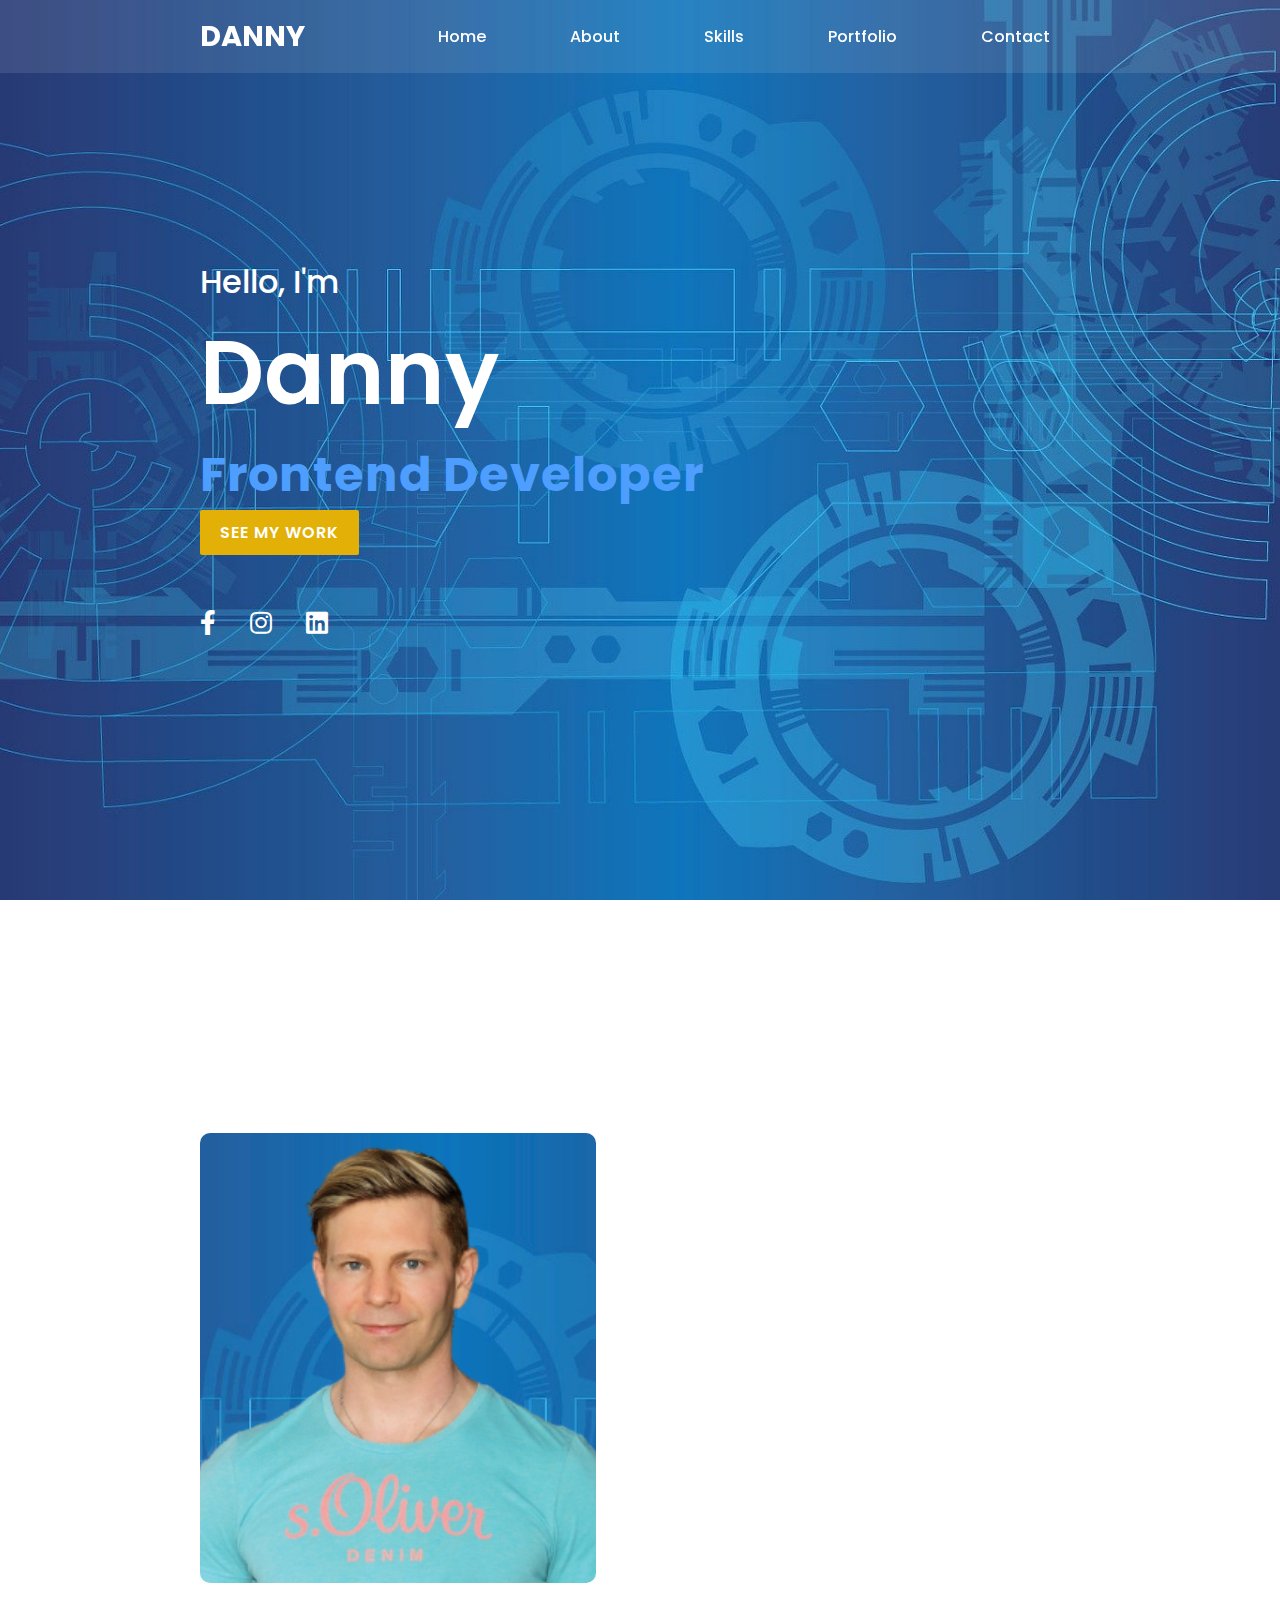
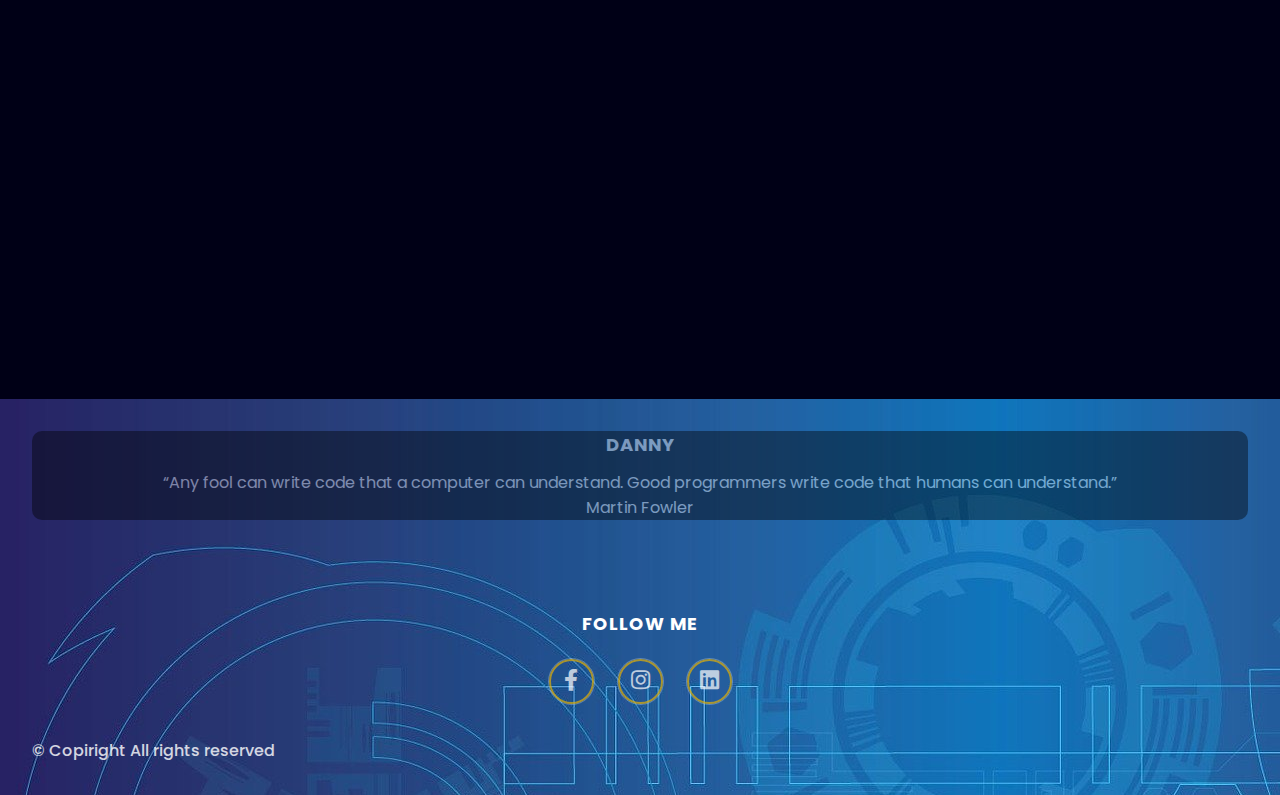
<file: index.html>
<!DOCTYPE html>
<html lang="en">
<head>
    <meta charset="UTF-8">
    <meta http-equiv="X-UA-Compatible" content="IE=edge">
    <meta name="viewport" content="width=device-width, initial-scale=1.0">
    <link rel="stylesheet" href="style.css">
    <link rel="stylesheet" href="https://cdnjs.cloudflare.com/ajax/libs/font-awesome/5.15.2/css/all.min.css">
    <title>Portfolio Page</title>
</head>
<body>

    <div class="scrollToTop-btn">
        <i class="fas fa-angle-up"></i>
    </div>

    <header>
        <a href="#" class="brand">Danny</a>
        <div class="menu-btn"></div>


        <div class="navigation">
            <a href="#main">Home</a>
            <a href="#about">About</a>
            <a href="#skills">Skills</a>
            <a href="#work">Portfolio</a>
            <a href="#contact">Contact</a>
        </div>
    </header>
    
    <section class="main" id="main">
        <div class="content">
            <h2>Hello, I'm <br><span>Danny</span></h2>
            <div class = "animated-text">
                <h3>Frontend Developer</h3>
                <h3>Web Designer</h3>
                <h3>Javscript</h3>

            </div>
            <a href="#" class="btn">See My Work</a>
            <div class ="media-icons">
                <a href="https://de-de.facebook.com/daniel.danter.9"><i class="fab fa-facebook-f"></i></a>
                <a href="https://www.instagram.com/dani_danter/"><i class="fab fa-instagram"></i></a>
                <a href="https://www.linkedin.com/in/daniel-danter-9a8a36b2/"><i class="fab fa-linkedin"></i></a>
            </div>
        </div>
    </section>

    <section class="about" id="about">
        <div class = "title reveal">
            <h2 class = "section-title">About Me</h2>
        </div>
        <div class="content">

            <div class="column col-left">
                <div class="img-card">
                    <img src="img/img2.png" alt="">
                </div>
            </div>

            <div class="column col-right reveal">
                <h2 class = "content-title">Hey There! I'm Danny </h2>
                <p class="paragraph-text"> and I'm a web developer & web designer.
                    I am passionate about web development and web design, I started to learn web development right from the first year of my college. 
                    In my school days , my knowledge of computer science was almost nill. In my school , 
                    computer was a very underestimated subject. But when I entered my college , I was just astonished to see the programming mania. 
                   
                     <br><br>
                     I'm a friendly person and I have good interpersonal relations.
                     My professional goals are to extend my web knowledge and experience further, and to learn Mobile Application Development.
                     I am looking forward to finding a long term professional home.</p>
                     <a href="#" class="btn">See More</a>
            </div>

        </div>


    </section>

    <section class="skills" id="skills">
        <div class="title reveal">
            <h2 class="section-title">My Skills</h2>

        </div>
        <div class="content">
            <div class="column col-left reveal">
                <h2 class ="content-title">My Skills and Experiences</h2>
                <p>I finished the treehouse techdegree  and have some Experiences HTML5, CSS3, Javascript and Sass.
                </p>
                <a href="#" class="btn">See More</a>
            </div>
            <div class="column col-right reveal">
                <div class="bar">
                    <div class="info">
                        <span>HTML</span>
                        <span>80%</span>
                    </div>
                    <div class="line html"></div>
                </div>
                <div class="bar">
                    <div class="info">
                        <span>CSS</span>
                        <span>65%</span>
                    </div>
                    <div class="line css"></div>
                </div>
                <div class="bar">
                    <div class="info">
                        <span>Javascript</span>
                        <span>55%</span>
                    </div>
                    <div class="line javascript"></div>
                </div>
                <div class="bar">
                    <div class="info">
                        <span>Sass</span>
                        <span>30%</span>
                    </div>
                    <div class="line jquery"></div>
                </div>
            </div>

        </div>

    </section>


    <section class="work" id = "work">
        <div class="title reveal">
            <h2 class="section-title">My Portfolio</h2>
        </div>
        <div class="content">
            <div class="card reveal">
                <div class="card-img">
                    <img src="img/registration.avif" alt="">
                    <div class= "image_overlay">
                        <a class="image_title" href="folder/index2.html">Registration Form</a>
                        <p class="image_description">Build a responsive, mobile-first registration form <br>  Skills: HTML</p>

                    </div>
                </div>
            </div>
            <div class="card reveal">
                <div class="card-img">
                    <img src="img/work2.jpg" alt="">
                    <div class= "image_overlay">
                        <a class="image_title" href="folder2/index.html">Web Style Guide</a>
                        <p class="image_description">Created a Sass style guide.  <br> Skills: HTML, CSS and Sass</p>

                    </div>
                </div>
            </div>
            <div class="card reveal">
                <div class="card-img">
                    <img src="img/gallery.jpg" alt="">
                    <div class= "image_overlay">
                        <a class="image_title" href="folder3/index.html"> Photo Gallery</a>
                        <p class="image_description">Created an interactive, searchable gallery of photos. <br>  Skills: HTML, CSS and Javascript</p>

                    </div>
                </div>
            </div>
            <div class="card reveal">
                <div class="card-img">
                    <img src="img/game.jpg" alt="">
                    <div class= "image_overlay">
                        <a class="image_title" href="folder4/index.html">Game Show App</a>
                        <p class="image_description">Created a word guessing game. <br>  Skills: HTML, CSS and Javascript</p>

                    </div>
                </div>
            </div>
            <div class="card reveal">
                <div class="card-img">
                    <img src="img/dashboard.jpg" alt="">
                    <div class= "image_overlay">
                        <a class="image_title" href="folder5/index.html">Web Dashboard</a>
                        <p class="image_description">Replaced raster images with scalable vector graphics.  <br>   Skills: HTML, CSS and an understanding of SVGs.</p>

                    </div>
                </div>
            </div>
            <div class="card reveal">
                <div class="card-img">
                    <img src="img/directory.jpg" alt="">
                    <div class= "image_overlay">
                        <a class="image_title" href="folder6/index.html">Directory</a>
                        <p class="image_description">Created an employee directory by communicating with a third-party API. <br> Skills: HTML, Javascript  </p>

                    </div>
                </div>
            </div>
            <div class="title reveal">
                <a href="#" class="btn">See All</a>
            </div>

            
            
        </div>
    </section>

    <section class = "contact" id="contact">
        <div class="title reveal">
            <h2 class="section-title">Contact Me</h2>
        </div>
        <div class="content">
            <div class="row">

                <div class="card reveal">
                    <div class="contact-icon">
                        <i class="fas fa-map-marker-alt"></i>
                    </div>
                    <div class="info">
                        <h3>Address</h3>
                        <span>Aubrunnerweg 31, Linz, Austria</span>
                    </div>
                </div>

                <div class="card reveal">
                    <div class="contact-icon">
                        <i class="fas fa-phone"></i>
                    </div>
                    <div class="info">
                        <h3>Phone</h3>
                        <span>+000 000 000 00 000</span>
                    </div>
                </div>

                <div class="card reveal">
                    <div class="contact-icon">
                        <i class="fas fa-envelope"></i>
                    </div>
                    <div class="info">
                        <h3>Email Address</h3>
                        <span>daniel.danter@gmx.at</span>
                    </div>
                </div>

                <div class="card reveal">
                    <div class="contact-icon">
                        <i class="fas fa-globe"></i>
                    </div>
                    <div class="info">
                        <h3>Website</h3>
                        <span>mywebsite.com</span>
                    </div>
                </div>

            </div>

            <div class="row">
                <div class="contact-form reveal">
                    <h3>Send Message</h3>

                    <div class="input-box">
                        <input type="text"  placeholder="Name">
                    </div>
                    <div class="input-box">
                        <input type="text"  placeholder="Email">
                    </div>
                    <div class="input-box">
                        <textarea name="name"  cols="80" rows="8" placeholder="Message"></textarea>
                    </div>
                    <div class="input-box">
                        <input type="submit" class="send-btn"  value="Send">
                    </div>


                </div>
            </div>

        </div>
    </section>

    <footer class="footer">
        
            <div class = "container">
                <div class ="row">
                    <div class="col-md-6 col-md-3">
                        <h6>Danny</h6>
                        <p>“Any fool can write code that a computer can understand. Good programmers write code that humans can understand.” <br>  Martin Fowler
                        </p>
                    </div>  
                </div>

            </div>
            <div class="social">
                <h6>Follow me</h6>
                <a href="https://de-de.facebook.com/daniel.danter.9"><i class="fab fa-facebook-f"></i></a>
                <a href="https://www.instagram.com/dani_danter/"><i class="fab fa-instagram"></i></a>
                <a href="https://www.linkedin.com/in/daniel-danter-9a8a36b2/"><i class="fab fa-linkedin"></i></a>
            </div>
            <p class="copyright"> &copy; Copiright All rights reserved</p>

       

    </footer>


    <script src="app.js" ></script>
</body>
</html>
</file>
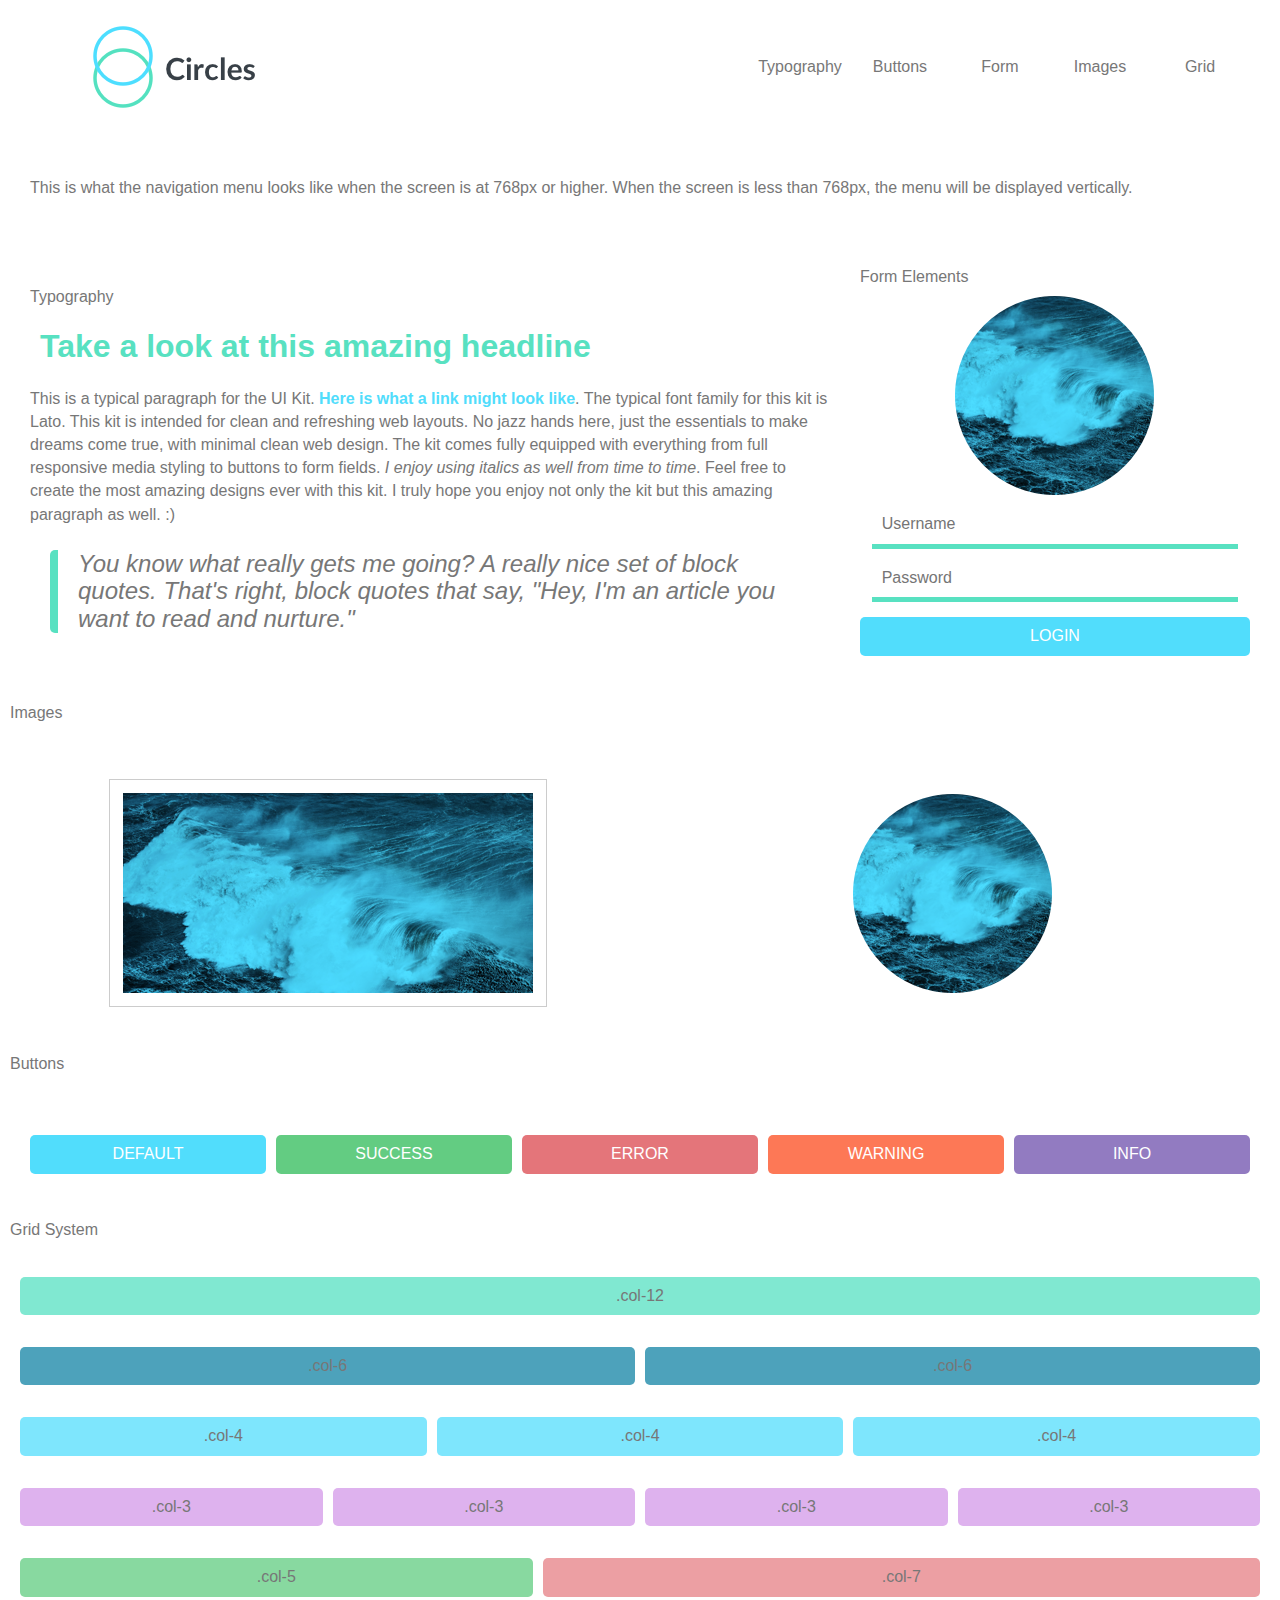
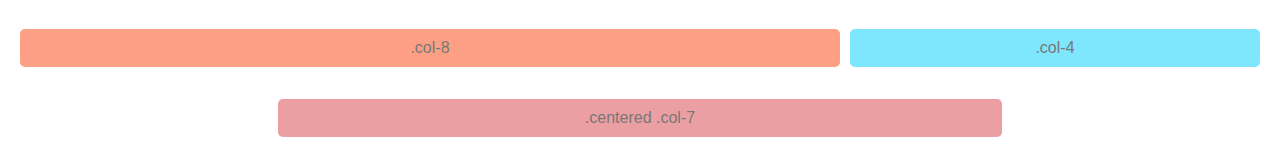
<file: folder2/index.html>
<!doctype html>
<html lang="en">

<head>
  <meta charset="utf-8">
  <title>Circles UI Kit</title>
  <meta name="viewport" content="width=device-width, initial-scale=1">
  <link rel="stylesheet" href="css/styles.css"> 

</head>

<body class="container">
  <header class="row">
    <div class="col-3">
      <a class="link" href="/">
        <img class="img img-logo" alt="circles logo" src="images/logo.png">
      </a>
    </div>
    <div class="col-9">
      <nav class="nav">
        <a class="nav-link" href="#type">Typography</a>
        <a class="nav-link" href="#buttons">Buttons</a>
        <a class="nav-link" href="#forms">Form</a>
        <a class="nav-link" href="#images">Images</a>
        <a class="nav-link" href="#grid">Grid</a>
      </nav>
    </div>
  </header>

  <div class="row">
    <div class="col-12">
      <div class="card">
        <p>This is what the navigation menu looks like when the screen is at 768px or higher. When the screen is less
          than 768px,
          the menu will be displayed vertically.</p>
      </div>
    </div>
  </div>

  <div class="row">
    <div class="col-8">
      <div class="card">
        <h4 id="type" class="headline-secondary">Typography</h4>
        <h1 class="headline-primary">Take a look at this amazing headline</h1>
        <p>This is a typical paragraph for the UI Kit. <a href="#" class="link">Here is what a link might look like</a>.
          The
          typical font family for this kit is Lato. This kit is intended for clean and refreshing web layouts.
          No jazz hands here, just the essentials to make dreams come true, with minimal clean web design. The kit comes
          fully equipped with everything from full responsive media styling to buttons to form fields. <em>I enjoy using
            italics as well from time to time</em>.
          Feel free to create the most amazing designs ever with this kit. I truly hope you enjoy not only the kit but
          this
          amazing paragraph as well. :)</p>
        <blockquote class="blockquote">You know what really gets me going? A really nice set of block quotes. That's
          right, block quotes that say, "Hey,
          I'm an article you want to read and nurture."</blockquote>
      </div>
    </div>
    <div class="col-4">
      <form class="form">
        <legend id="forms" class="headline-secondary">Form Elements</legend>
        <img class="img-avatar" src="images/avatar.png" alt="Avatar">
        <label class="hidden" for="username">Username:</label>
        <input class="input" type="text" id="username" placeholder="Username">
        <label class="hidden" for="password">Password:</label>
        <input class="input" type="password" id="password" placeholder="Password">
        <button class="btn default" type="submit" value="Login">Login</button>
      </form>
    </div>
  </div>

  <h4 id="images" class="headline-secondary">Images</h4>

  <div class="row">
    <div class="col-6">
      <img class="img img-frame" src="images/image.png" alt="sample image">
    </div>
    <div class="col-6">
      <img class="img img-avatar" src="images/avatar.png" alt="Avatar">
    </div>
  </div>

  <h4 id="buttons" class="headline-secondary">Buttons</h4>

  <div class="row">
    <div class="col-12">
      <button class="btn default">default</button>
      <button class="btn success">success</button>
      <button class="btn error">error</button>
      <button class="btn warning">warning</button>
      <button class="btn info">info</button>
    </div>
  </div>

  <h4 id="grid" class="headline-secondary">Grid System</h4>

  <div class="row">
    <div class="col-12 theme">.col-12</div>
  </div>
  <div class="row">
    <div class="col-6 theme">.col-6</div>
    <div class="col-6 theme">.col-6</div>
  </div>
  <div class="row">
    <div class="col-4 theme">.col-4</div>
    <div class="col-4 theme">.col-4</div>
    <div class="col-4 theme">.col-4</div>
  </div>
  <div class="row">
    <div class="col-3 theme">.col-3</div>
    <div class="col-3 theme">.col-3</div>
    <div class="col-3 theme">.col-3</div>
    <div class="col-3 theme">.col-3</div>
  </div>
  <div class="row">
    <div class="col-5 theme">.col-5</div>
    <div class="col-7 theme">.col-7</div>
  </div>
  <div class="row">
    <div class="col-8 theme">.col-8</div>
    <div class="col-4 theme">.col-4</div>
  </div>
  <div class="row">
    <div class="col-7 theme centered">.centered .col-7</div>
  </div>

</body>

</html>
</file>
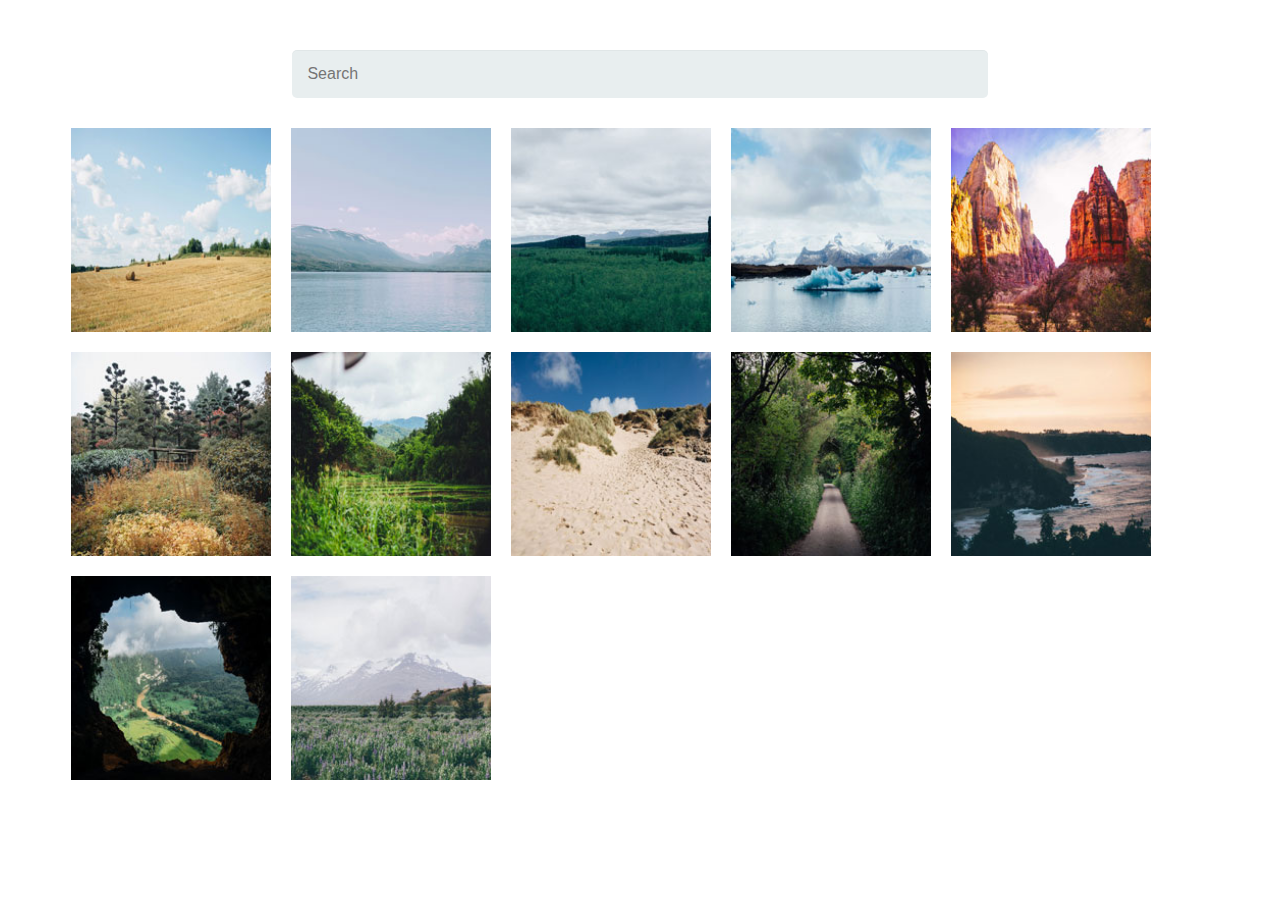
<file: folder3/index.html>
<!DOCTYPE html>
<html lang="en">
<head>
    <meta charset="UTF-8">
    <meta http-equiv="X-UA-Compatible" content="IE=edge">
    <meta name="viewport" content="width=device-width, initial-scale=1.0">
    <title>Photo Gallery</title>
   
   <link rel="stylesheet" href="css/baguetteBox.css">
   <link href="css/style.css" rel="stylesheet">
</head>
<body>
    
    <input type="search" name="search" id="search" placeholder="Search">
    <div class="gallery">
        <a href="photos/01.jpg" data-caption="Hay Bales
        I love hay bales. Took this snap on a drive through the countryside past some straw fields.">
                <img src="photos/thumbnails/01.jpg" alt="First image">
        </a>
        <a href="photos/02.jpg" data-caption="Lake
        The lake was so calm today. We had a great view of the snow on the mountains from here.">
                <img src="photos/thumbnails/02.jpg" alt="Second image">
        </a>
        <a href="photos/03.jpg" data-caption="Canyon
        I hiked to the top of the mountain and got this picture of the canyon and trees below.">
            <img src="photos/thumbnails/03.jpg" alt="First image">
        </a>
        <a href="photos/04.jpg" data-caption="Iceberg
        It was amazing to see an iceberg up close, it was so cold but didn’t snow today. ">
            <img src="photos/thumbnails/04.jpg" alt="Second image">
        </a>
        <a href="photos/05.jpg" data-caption="Desert
        The red cliffs were beautiful. It was really hot in the desert but we did a lot of walking through the canyons.">
            <img src="photos/thumbnails/05.jpg" alt="First image">
        </a>
        <a href="photos/06.jpg" data-caption="Fall
        Fall is coming, I love when the leaves on the trees start to change color.">
            <img src="photos/thumbnails/06.jpg" alt="Second image">
        </a>
        <a href="photos/07.jpg" data-caption="Plantation
        I drove past this plantation yesterday, everything is so green!">
            <img src="photos/thumbnails/07.jpg" alt="First image">
        </a>
        <a href="photos/08.jpg" data-caption="Dunes
        My summer vacation to the Oregon Coast. I love the sandy dunes!">
                <img src="photos/thumbnails/08.jpg" alt="Second image">
        </a>
        <a href="photos/09.jpg" data-caption="Countryside Lane
        We enjoyed a quiet stroll down this countryside lane. ">
            <img src="photos/thumbnails/09.jpg" alt="First image">
        </a>
        <a href="photos/10.jpg" data-caption="Sunset
        Sunset at the coast! The sky turned a lovely shade of orange.">
            <img src="photos/thumbnails/10.jpg" alt="Second image">
        </a>
        <a href="photos/11.jpg" data-caption="Cave
        I did a tour of a cave today and the view of the landscape below was breathtaking.">
            <img src="photos/thumbnails/11.jpg" alt="First image">
        </a>
        <a href="photos/12.jpg" data-caption="Bluebells
        I walked through this meadow of bluebells and got a good view of the snow on the mountain before the fog came in.">
            <img src="photos/thumbnails/12.jpg" alt="Second image">
        </a>
         
      </div>
    <script src="js/baguetteBox.js" async></script>
    <script src="js/searchFilter.js"></script>
    <script src="js/app.js"></script>
    
    
    
</body>
</html>
</file>
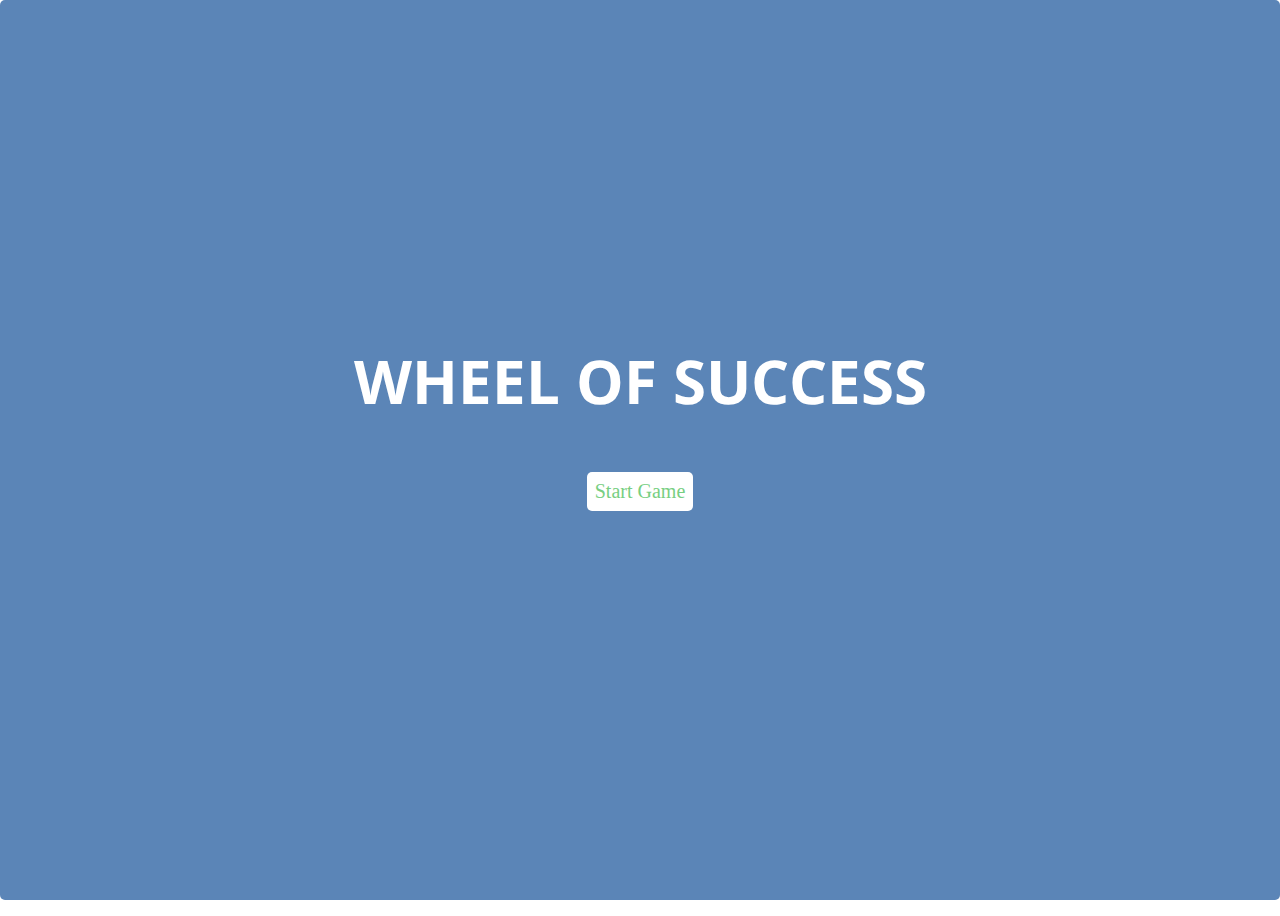
<file: folder4/index.html>
<!DOCTYPE html>
<html lang="en">
  <head>
    <meta charset="utf-8">
    <title>Wheel of Success!</title>
    <meta name="viewport" content="width=device-width, initial-scale=1.0">
    <link href="css/styles.css" rel="stylesheet">
  </head>
  <body>
    <div class="main-container">
      <div id="overlay" class="start">
        <h2 class="title">Wheel of Success</h2>
        <a class="btn__reset">Start Game</a>
      </div>

      <div id="banner" class="section">
        <h2 class="header">Wheel of Success</h2>
      </div>

      <div id="phrase" class="section">
        <ul></ul>
      </div>
      <div id="qwerty" class="section">
        <div class="keyrow">
          <button>q</button><button>w</button><button>e</button><button>r</button><button>t</button><button>y</button><button>u</button><button>i</button><button>o</button><button>p</button>
        </div>
        <div class="keyrow">
          <button>a</button><button>s</button><button>d</button><button>f</button><button>g</button><button>h</button><button>j</button><button>k</button><button>l</button>
        </div>
        <div class="keyrow">
          <button>z</button><button>x</button><button>c</button><button>v</button><button>b</button><button>n</button><button>m</button>
        </div>
      </div>

      <div id="scoreboard" class="section">
        <ol>
          <li class="tries"><img src="images/liveHeart.png" height="35px" width="30px"></li>
          <li class="tries"><img src="images/liveHeart.png" height="35px" width="30px"></li>
          <li class="tries"><img src="images/liveHeart.png" height="35px" width="30px"></li>
          <li class="tries"><img src="images/liveHeart.png" height="35px" width="30px"></li>
          <li class="tries"><img src="images/liveHeart.png" height="35px" width="30px"></li>
        </ol>
      </div>
    </div>
    <script type="text/javascript" src="app.js"></script>
  </body>
</html>
</file>
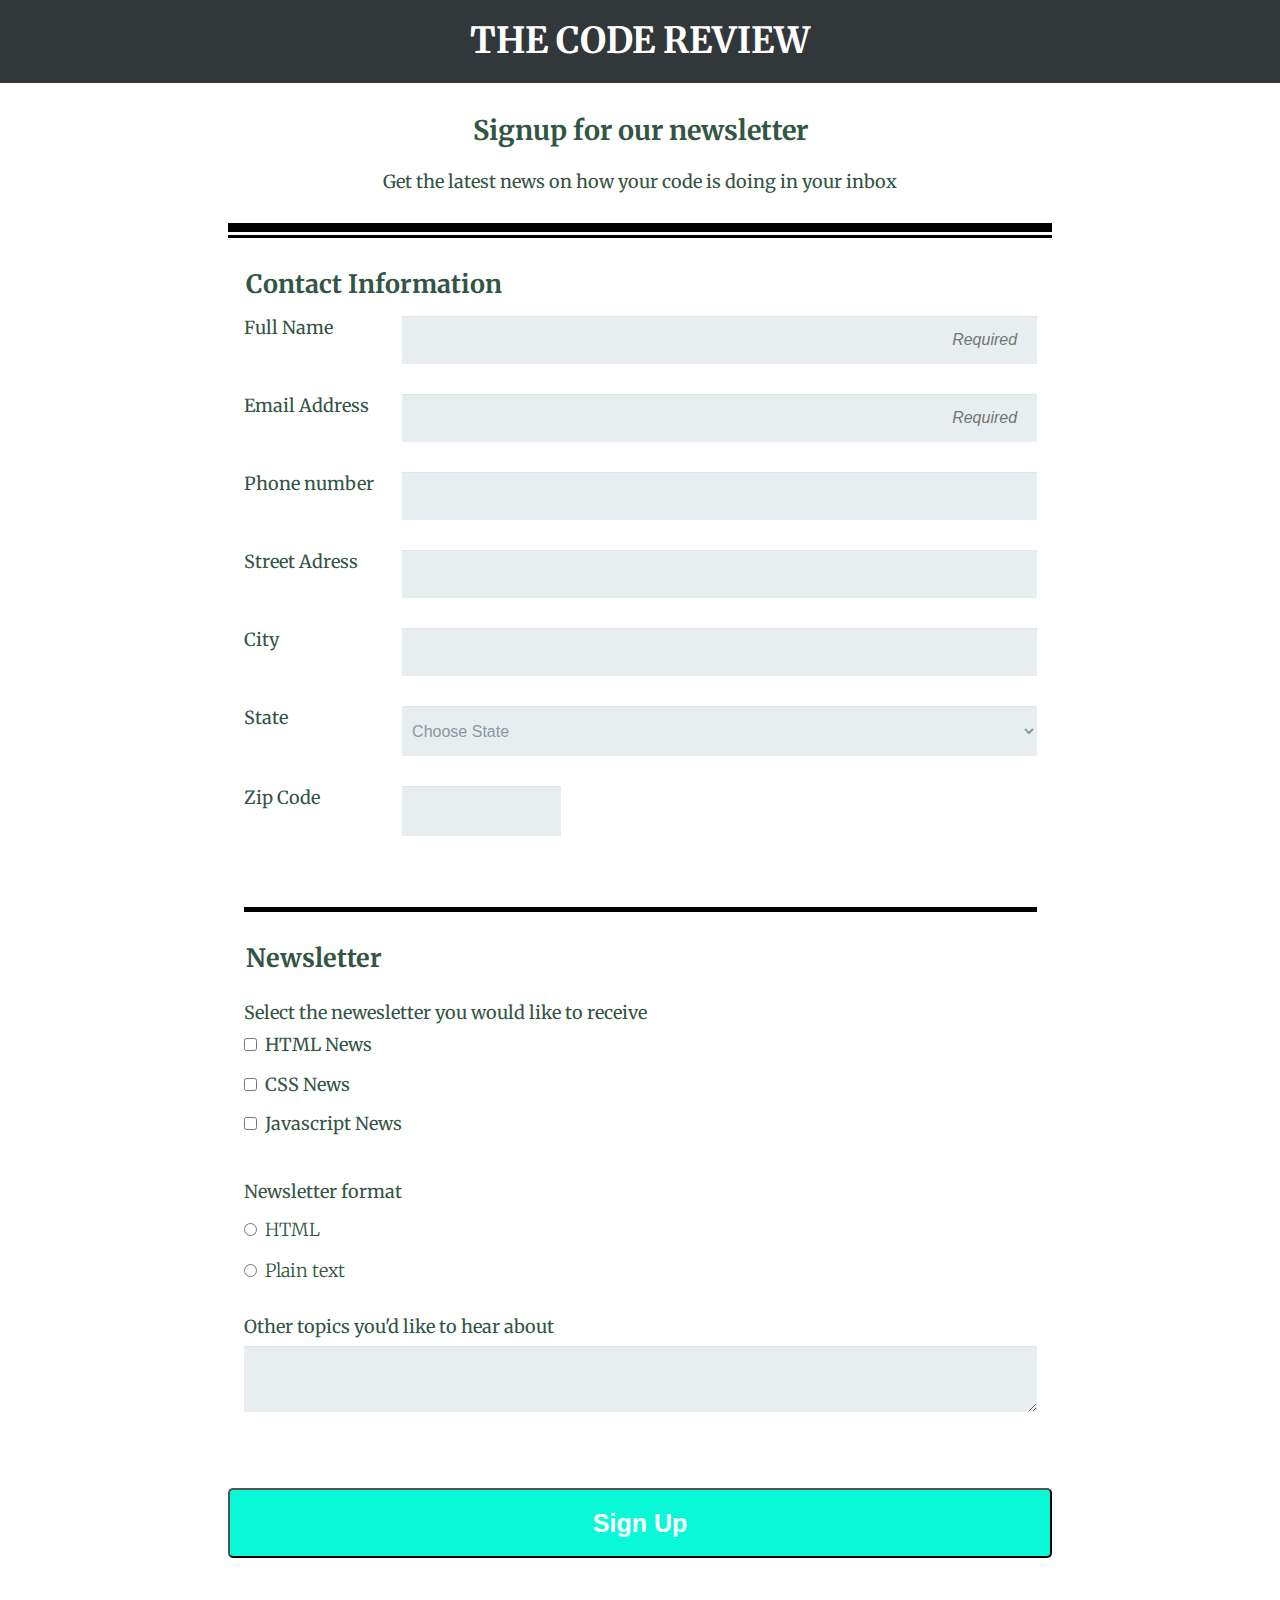
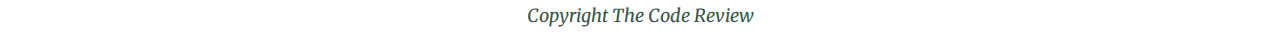
<file: folder/index2.html>
<!DOCTYPE html>
<html lang="en">
<head>
    <meta charset="UTF-8">
    <meta name="viewport" content="width=device-width, initial-scale=1.0">
    <meta name="description" content="Techtegree-3 Online Registration form by Daniel Danter.">
    <title>Online Registration Form | Techtegree-3</title>
    <link rel="stylesheet" href="style2.css">
   
</head>
<body>
    <header>
        <h1>The code Review</h1>
    </header>
    <main>
        <div class="container">
            
               
            <div id="headline">
                <h2>Signup for our newsletter</h2>
                <p>Get the latest news on how your code is doing in your inbox</p>
                 
            </div>

            
            
            <form>
                <fieldset id="field">
  
                        <legend id="contact"> Contact Information</legend>

                        <div class="row">
                            <label for="name"> Full Name</label>                       
                            <input type="text" id= "name" name ="user-name" placeholder="Required ">
                        </div>
                        <div class="row">
                            <label for="email">Email Address</label>
                            <input type="email" id = "email" name="user-email" placeholder="Required ">
                        </div>
                        <div class="row">
                            <label for="phone">Phone number</label>
                            <input type="tel" id="phone" name="user-phone">
                        </div>
                        <div class="row">
                            <label for="address1">Street Adress</label>
                            <input type="text" id ="address1" name ="user-address1">
                        </div>
                        <div class="row">
                            <label for="city">City</label>
                            <input type="text" id="city" name = "user-city">
                        </div>
                        <div class="row">
                            <label for="state">State</label>
                            <select name="user_stage" id="state">
                        
                            
                                <option value="android_developer">Choose State</option>
                                <option value="ios_developer">California</option>
                                <option value="MObile designer">Florida</option>
                                <option value="MObile designer">........</option>
                            </select>
                        </div>
                        <div class="zip">
                            <label for="zip">Zip Code</label>
                            <input type="text" id="zip" name="user-zip">
                        </div>  
                                    
                </fieldset>

                <fieldset>
                    <legend id="newsletter">Newsletter</legend>

                    <label>Select the newesletter you would like to receive</label>
                    <div class="inline-field">
                        <input type="checkbox" id="html_news" value="interst_html" name="user_interest">
                        <label for="html_news" >HTML News</label>
                    </div>
                    <div class="inline-field">
                        <input type="checkbox" id="css-news" value="interst_css" name="user_interest">
                        <label for="css-news">CSS News</label>
                    </div>
                    
                    <div class="inline-field">
                        <input type="checkbox" id="javascript_news" value="interst_javascript" name="user_interest">
                        <label for="javascript_news" >Javascript News</label>
                    </div>
                    
                    <div id="nwesletter-format">
                        <label>Newsletter format</label>
                        <div class="html-field">
                            <input type="radio" id="html-format" value="html" name="user_format">
                            <label for="html-format" class="light">HTML</label>
                        </div>
                        <div class="html-field">
                            <input type="radio" id="text-format" value="plain_text" name="user_format">
                            <label for="text-format" class="light">Plain text</label>
                        </div>
                    </div>

                    <div class="topics-field">
                        <label for="topics">Other topics you'd like to hear about</label>
                        <textarea name="user_topics" id="topics" ></textarea>
                    </div>


                </fieldset>
                <button type="submit">Sign Up</button>

            </form>
            
            
        </div>
    </main>
    <footer>
        <p>Copyright The Code Review</p>
    </footer>
</body>

</html>
</file>
<file: style.css>
@import url('https://fonts.googleapis.com/css2?family=Poppins:ital,wght@0,100;0,200;0,300;0,400;0,500;0,600;0,700;0,800;0,900;1,100;1,200;1,300;1,400;1,500;1,600;1,700;1,800;1,900&display=swap');

*{
    margin: 0;
    padding: 0;
    box-sizing: border-box;
    font-family: 'Poppins', sans-serif;
    text-decoration: none;
    scroll-behavior: smooth;
    --main-Color: #e2b007 ;

}

/* mobile first  ************************ */

section{
    padding: 80px 20px;
}


/* **** scroll top ****************** */
.scrollToTop-btn{
    z-index: 999;
    position: fixed;
    background: var(--main-Color);
    color: #fff;
    width: 45px;
    height: 45px;
    right: 0;
    bottom: 10px;
    font-size: 22px;
    text-align: center;
    line-height: 45px;
    border-radius: 3px;
    cursor: pointer;
    pointer-events: none;
    opacity: 0;

}

.scrollToTop-btn.active{
    right: 20px;
    opacity: 1;
    pointer-events: auto;
}

.reveal{
    position: relative;
    transform: translateY(50px);
    opacity: 0;
    transition: all 1.5s ease;
}

.reveal.active {
    transform: translateY(50px);
    opacity: 1;

}

/* **** main ****************** */
.main{
    position: relative;
    width: 100%;
    min-height: 100vh;
    display: flex;
    align-items: center;
    background: url(img/about.jpg) no-repeat;
    background-size: cover;
    background-position: center;
    background-attachment: fixed;
}


.main .content{
    max-width: 800px;
}


.main .content h2{
    color: #fff;
    font-size: 1em;  
    font-weight: 500;
}


.main .content h2 span{
    font-size: 2.8em;
    font-weight: 600;
}

.animated-text{
    position: relative;
    height: 70px;
    overflow: hidden;
}

.animated-text h3{
    color: #4e9eff;
    font-size: 2.2em;  
    font-weight: 700;
    line-height: 70px;
    letter-spacing: 1px;
}

.animated-text h3:nth-child(1){
    animation: text-move 10s infinite;
}

@keyframes text-move {
    0%{
        margin-top: 0;
    }
    25%{
        margin-top: -70px;
    }
    50%{
        margin-top: -140px;
    }
    75%{
        margin-top: -70px;
    }
    100%{
        margin-top: 0px;
    }

}

.btn{
    color: #fff;
    background: var(--main-Color);
    font-size: 1em;
    font-weight: 600;
    display: inline-block;
    padding: 10px 20px;
    text-transform: uppercase;
    
    letter-spacing: 1px;
    border-radius: 2px;
    transition: 0.5s ease;
}

.btn:hover{
    background: #235bf6;
}


.media-icons{
    margin-top: 50px;
   
}

.media-icons a{
    color: #fff;
    font-size: 25px;
    margin-right: 30px;
}


header {
    z-index: 999;
    position: fixed;
    background: rgba(255,255,255,0.1);
    top: 0;
    left: 0;
    width: 100%;
    padding: 12px 20px; 
    display: flex;
    justify-content: space-between;
    align-items: center;
    transition: 0.5s ease;
}


header.sticky {
    background: var(--main-Color);
    padding: 10px 20px; 
}


header .brand{
    color: #fff;
    font-size: 1.8em;
    font-weight: 700;
    text-transform: uppercase;
}


header .navigation.active {
    z-index: 888;
    position: fixed;
    background: #fff;
    top: 0;
    right: 0;
    width: 200px;
    height: 100%;
    display: flex;
    justify-content: center;
    align-items: center;
    flex-direction: column;
    box-shadow: 0 5px 25px rgba(1 1 1 / 15%);
    transition: 0.3s ease;
}

header .navigation a{
    color: #000;
    font-size: 1.2em;
    margin: 10px;
    
    padding: 0 20px;
    border-radius: 20px;
}

header .navigation a:hover{
    background: var(--main-Color);
    color: #fff;
    transition: 0.3s;
}
 

.menu-btn{
    position: absolute;
    background: url(img/menu.png)no-repeat;
    background-size: 30px;
    background-position: center;
    width: 40px;
    height: 40px;
    right: 0;
    margin: 0 20px;
    cursor: pointer;
    transition: 0.3s ease;
}

.menu-btn.active{
    z-index: 999;
    background: url(img/close.png)no-repeat;
    background-size: 25px;
    background-position: center;
    transition: 0.3s ease;
    filter: invert(1)
}

header .navigation{
    display: none;
}

body {
    min-height: 110vh;
}


.title{
    width: 100%;
    display: flex;
    justify-content: center;
    align-items: center;
    flex-direction: column;   
}



.section-title{
    position: relative;
    color: var(--main-Color);
    font-size: 1.8em;
    font-weight: 800;
    margin-bottom: 60px;
}


.section-title:before{
    content: '';
    position: absolute;
    top: 56px;
    left:50%;
    width: 140px;
    height: 4px;
    background: var(--main-Color);
    transform: translateX(-50%);

}

.section-title:after{
    content: '';
    position: absolute;
    top: 50px;
    left:50%;
    width: 20px;
    height: 15px;
    border-radius: 50%;
    background: var(--main-Color);
    transform: translateX(-50%);

}


.about .content{
    position: relative;
    width: 100%;
    display: flex;
    flex-direction: column;
    justify-content: space-between;
    margin-top:20px;
}

.about .content .column {   
    position: relative;
    width: 100%;
}


.about .content .col-left{
    position: relative;
    width: 100%; 
}

.about .content .col-right{
    position: relative;
    width: 100%;
}

.about .content .col-left .img-card{
    position: relative;
    width: 100%;
    min-height: 450px;

}

.about .content .col-left .img-card img{
    position: absolute;
    top: 0;
    left: 0;
    width: 100%;
    height: 100%;
    object-fit: cover;
    border-radius: 10px;

}

.about .content .col-right .content-title{
    font-size: 2em;
    font-weight: 800;
    margin-bottom: 20px;

}

.about .content .col-right .paragraph-text {
    font-size: 1em;
}

.skills{
    background: #000016;
}

.skills .content{
    position: relative;
    width: 100%;
    display: flex;
    flex-direction: column;
    justify-content: space-between;
    color: #fff;
    margin-top: 40px;
}

.skills .content .column{
    position: relative;
    width: 100%;
}

.skills .content .col-right{
    margin-top: 20px; 
}

.skills .content .col-right{
    position: relative;
    width: 100%;
}


.skills .content .col-right .bar {
    margin-bottom: 15px;
    padding: 10px;
}

.skills .content .col-right .bar .info{
    display: flex;
    align-items: center;
    justify-content: space-between;
    margin-bottom: 5px;

}

.skills .content .col-right .bar .info span{
    font-size: 18px;
    font-weight: 500;
}

.skills .content .col-right .bar .line{
    position: relative;
    width: 100%;
    height: 15px;
    background: #ccc;
    border-radius: 2px;

}

.skills .content .col-right .bar .line:before{
    content: '';
    position: absolute;
    height: 100%;
    top: 0;
    left: 0;
    border-radius: 2px;

}


.skills .content .col-right .bar .html:before{
    width: 80%;
    background: var(--main-Color);;

}

.skills .content .col-right .bar .css:before{
    width: 65%;
    background: var(--main-Color);;

}

.skills .content .col-right .bar .javascript:before{
    width: 55%;
    background: var(--main-Color);;

}

.skills .content .col-right .bar .jquery:before{
    width: 30%;
    background: var(--main-Color);;

}


.work{
    background: #fff;
}


.work .content{
    display: flex;
    justify-content: center;
    flex-direction: row;
    flex-wrap: wrap;
    margin-top: 20px;

}

.work .content .card{
    width: 340px;
    margin: 15px;

}

.work .content .card .card-img{
    position: relative;
    width: 100%;
    height: 260px;
    overflow: hidden;
    border-radius: 10px;
}

.work .content .card .card-img img{
    position: absolute;
    top: 0;
    left: 0;
    width: 100%;
    height: 100%;
    object-fit: cover;
    border-radius: 10px;

}


.work .content .card .card-img .image_overlay{
    position: absolute;
    top: 0;
    left: 0;
    width: 100%;
    height: 100%;
    background: rgba(0,0,0,0.6);
    color: #fff;
    display: flex;
    flex-direction: column;
    align-items: center;
    justify-content: center;
    opacity: 0;
    transition: 0.5s ease;
}

.work .content .card .card-img .image_overlay:hover{
    transform: scale(1.2);
    opacity: 1;
}

.work .content .card .card-img .image_overlay .image_title{
    font-size: 2em;
    text-align: center;
    font-weight: bold;
    color: #fff;
}

.work .content .card .card-img .image_overlay .image_description{
    width: 85%;
    text-align: center;
}

.contact {
    background:  #000016;
}

.contact .content {
    display: flex;
    justify-content: center;
    flex-wrap: wrap;
    flex-direction: column;
    margin-top: 20px;
    
}


.contact .content .row{
    display: flex;
    justify-content: center;
    flex-wrap: wrap;
    flex-direction: row;
    
}

.contact .content .row .card{
    background: #fff;
    width: 240px;
    margin:20px;
    padding: 25px;
    display: flex;
    justify-content: center;
    align-items: center;
    flex-direction: column;
    box-shadow: 0 5px 25px rgba(1 1 1 / 15%);
    border-radius: 10px;
}


.contact .content .row .card .contact-icon{
    color: var(--main-Color);
    font-size: 4em;
    text-align: center;
    transition:  0.5s ease;
}

.contact .content .row .card:hover .contact-icon{
    transform: translateY(-10px)

}


.contact .content .row .card .info h3{
    color: #111;
    font-size: 1.2em;
    font-weight: 700;
    margin: 10px;
}

.contact .content .row .card .info span{
   color: #666;
   font-weight: 500 ;

}

.contact-form{
    background: #fff; 
    max-width: 600px;
    margin-top: 50px;
    padding: 50px; /*padding: 35px 40px;*/
    border-radius: 10px;
    box-shadow: 0 5px 25px rgba(1 1 1 / 15%);

}

.contact-form h3{
    color: #111;
    font-size: 1.6em;
    text-align: center;
    margin-bottom: 40px;

}

.contact-form .input-box{
    position: relative;
    width: 100%;
    margin-bottom: 20px;
}

.contact-form .input-box input,
.contact-form .input-box textarea{
    color: #111;
    width: 100%;
    padding: 10px;
    font-size: 1em;
    font-weight: 400;
    outline: none;
    border: 1px solid #111;
    border-radius: 5px;
    resize: none;
}

.contact-form .input-box .send-btn{
    color: #fff;
    background: var(--main-Color);
    display: inline-block;
    font-size: 1.1em;
    font-weight: 500;
    text-transform: uppercase;
    letter-spacing: 2px;
    width: 100%;
    border: none;
    cursor: pointer;
    transition: 0.5s ease;
}

.contact-form .input-box .send-btn:hover{
    background: #235bf6;

}

.footer {
    background: url(img/about.jpg) no-repeat;
    color: #fff;
    text-align: center;
    padding: 2em;
}

.footer .row{
    margin-left: 0px;
    margin-right: 0px;
}



.footer .container{
    background: #000;
    opacity: 0.4;
    width: 100%;
    height: 38%;
    border-radius: 10px;
}


.footer  h6{
    margin-top: 0;
    margin-bottom: 12px;
    font-weight: 700;
    font-size: 18px;
    text-transform: uppercase;
    letter-spacing: 1px;
}

.footer ul{ 
    list-style-type: none;
    line-height: 30px;
    font-size: 15px;
    margin-bottom: 0;
}

.footer  ul a:hover{
    opacity: 0.8;
    color: #eee;
}

.footer  .social{
    width: 100%;
    margin: 0 auto;
    text-align: center;
    padding: 40px;
    padding-bottom: 0px;
    margin-top: 50px;
}

.footer  .social a{
    font-size: 22px;
    width: 45px;
    height: 45px;
    line-height: 39px;
    display: inline-block;
    border-radius: 50%;
    border: 2px solid var(--main-Color);
    box-shadow: 0px 0px 0px 1px rgba(255 255 255 / 0.4);
    margin: 10px;
    color: #fff;
    opacity: 0.7;
    transition: 0.3s ease-in-out;

}

.footer  .social a:hover{
    opacity: 0.9;
    box-shadow: 0px 1px 3px 2px rgba(255 255 255 / 0.9);
}

.footer .copyright{
    text-align: left;
    padding-top: 24px;
    font-weight: 500;
    opacity: 0.8;
    font-size: 16px;
}

/* ************************************* media Queris **************************************** */

@media (min-width: 1040px){  


    .menu-btn{
        display: none;
    }

    header {
        padding: 15px 200px;
      
        
    }

    header .navigation{
        position: relative;
    }

    header.sticky{
        padding: 10px  200px; 
    }


    .main .content h2 {   
        font-size: 2em;
    }

    .animated-text h3 {
        font-size: 3em;  
    }

    .section-title {
        font-size: 2.2em;  
    }

    header .navigation{
        display: inline;
    }
    
    header .navigation a{
        color: #fff;
        font-size: 1em;
        font-weight: 500;
        margin-left: 30px;
    }
    
    header .navigation a:hover{
        background: none;
        color: var(--main-Color)
    }
    
    header.sticky .navigation a:hover{
        color: #000;
      }

     
      section{
        padding: 100px 200px;
    }
    

    .about .content{
        flex-direction: row;
    }

    .about .content .col-left{
        width: 45%; 
    }
    
    .about .content .col-right{
        width: 50%;
    }
    

    .skills .content{
        flex-direction: row;
    }

    .skills .content .col-right{
        position: relative;
        width: 46%;
    }
    
    .skills .content .col-left{       
        position: relative;
        width: 46%;
    }
    

    .contact-form{
        padding: 50px;
    }

}
</file>
<file: folder2/css/styles.css>
/*$font-stack-primary: 'Raleway', sans-serif;
$font-stack-secondary: 'Bree Serif', serif;*/
/* ============================================= */
/*              Grid System                      */
/* ============================================= */
.container {
  padding: 0 10px;
}

.row {
  display: -webkit-box;
  display: -ms-flexbox;
  display: flex;
  -webkit-box-orient: vertical;
  -webkit-box-direction: normal;
      -ms-flex-direction: column;
          flex-direction: column;
  padding: 1em 10px;
}

[class^=col] {
  margin-top: 10px;
  -ms-flex-preferred-size: 100%;
      flex-basis: 100%;
  min-height: 25px;
  padding: 10px;
  border-radius: 5px;
}

.theme.col-1 {
  background-color: #927bc1;
}

.theme.col-2 {
  background-color: #fd7856;
}

.theme.col-3 {
  background-color: #deb2ee;
}

.theme.col-4 {
  background-color: #7ee6fd;
}

.theme.col-5 {
  background-color: #88d9a0;
}

.theme.col-6 {
  background-color: #4da2bb;
}

.theme.col-7 {
  background-color: #ec9fa3;
}

.theme.col-8 {
  background-color: #fd9f85;
}

.theme.col-9 {
  background-color: #e4757a;
}

.theme.col-10 {
  background-color: #63cc82;
}

.theme.col-11 {
  background-color: #51ddfc;
}

.theme.col-12 {
  background-color: #80e8d1;
}

.card {
  -ms-flex-preferred-size: 100%;
      flex-basis: 100%;
}

/* ============================================= */
/*              Navigation                       */
/* ============================================= */
.nav {
  padding-left: 0;
  -ms-flex-preferred-size: 100%;
      flex-basis: 100%;
  display: -webkit-box;
  display: -ms-flexbox;
  display: flex;
  -webkit-box-orient: vertical;
  -webkit-box-direction: normal;
      -ms-flex-direction: column;
          flex-direction: column;
}

.nav-link {
  text-align: center;
  border-radius: 5px;
  padding: 10px 0;
  display: block;
  width: 100%;
  -webkit-transition: background-color .2s ease-in-out,  color .2s ease-in-out;
  transition: background-color .2s ease-in-out,  color .2s ease-in-out;
}

.nav-link:hover {
  color: #fff;
  background-color: #58e1c1;
}

/* ============================================= */
/*              Buttons                          */
/* ============================================= */
.btn {
  margin-top: 15px;
  width: 100%;
  color: #fff;
  border: none;
  padding: 10px 0;
  text-transform: uppercase;
  border-radius: 5px;
}

.default {
  background-color: #51ddfc;
}

.error {
  background-color: #e4757a;
}

.info {
  background-color: #927bc1;
}

.success {
  background-color: #63cc82;
}

.warning {
  background-color: #fd7856;
}

/* ============================================= */
/*              Forms                            */
/* ============================================= */
.form {
  -ms-flex-preferred-size: 100%;
      flex-basis: 100%;
}

.input {
  display: block;
  width: 94%;
  margin: 10px auto 0;
  border: none;
  padding: 10px;
  border-bottom: 5px solid #58e1c1;
}

.hidden {
  position: absolute;
  left: -10000px;
  top: auto;
  width: 1px;
  height: 1px;
  overflow: hidden;
}

/* ============================================= */
/*              Images                           */
/* ============================================= */
.img-avatar {
  display: block;
  margin-left: auto;
  margin-right: auto;
  margin-top: 10px;
  max-width: 100%;
  max-height: 100%;
}

.img-frame {
  display: block;
  margin-left: auto;
  margin-right: auto;
  margin-top: 10px;
  max-width: 100%;
  padding: 13px;
  border: 1px solid #ccc;
}

.img-logo {
  display: block;
  margin-left: auto;
  margin-right: auto;
}

/* ============================================= */
/*              Media Queries                    */
/* ============================================= */
@media (min-width: 768px) {
  .container {
    max-width: 1400px;
    display: block;
    margin-left: auto;
    margin-right: auto;
  }
  .centered {
    display: block;
    margin-left: auto;
    margin-right: auto;
  }
  .row {
    -webkit-box-orient: horizontal;
    -webkit-box-direction: normal;
        -ms-flex-direction: row;
            flex-direction: row;
  }
  [class^=col] {
    display: -webkit-box;
    display: -ms-flexbox;
    display: flex;
    -webkit-box-pack: center;
        -ms-flex-pack: center;
            justify-content: center;
    margin-top: 0;
    -webkit-box-align: center;
        -ms-flex-align: center;
            align-items: center;
  }
  [class^=col] + [class^=col] {
    margin-left: 10px;
  }
  .col-1 {
    -ms-flex-preferred-size: 8.33%;
        flex-basis: 8.33%;
  }
  .col-2 {
    -ms-flex-preferred-size: 16.67%;
        flex-basis: 16.67%;
  }
  .col-3 {
    -ms-flex-preferred-size: 25.00%;
        flex-basis: 25.00%;
  }
  .col-4 {
    -ms-flex-preferred-size: 33.33%;
        flex-basis: 33.33%;
  }
  .col-5 {
    -ms-flex-preferred-size: 41.67%;
        flex-basis: 41.67%;
  }
  .col-6 {
    -ms-flex-preferred-size: 50.00%;
        flex-basis: 50.00%;
  }
  .col-7 {
    -ms-flex-preferred-size: 58.33%;
        flex-basis: 58.33%;
  }
  .col-8 {
    -ms-flex-preferred-size: 66.67%;
        flex-basis: 66.67%;
  }
  .col-9 {
    -ms-flex-preferred-size: 75.00%;
        flex-basis: 75.00%;
  }
  .col-10 {
    -ms-flex-preferred-size: 83.33%;
        flex-basis: 83.33%;
  }
  .col-11 {
    -ms-flex-preferred-size: 91.67%;
        flex-basis: 91.67%;
  }
  .col-12 {
    -ms-flex-preferred-size: 100%;
        flex-basis: 100%;
  }
  .nav {
    -webkit-box-orient: horizontal;
    -webkit-box-direction: normal;
        -ms-flex-direction: row;
            flex-direction: row;
    -webkit-box-pack: end;
        -ms-flex-pack: end;
            justify-content: flex-end;
    -webkit-box-align: center;
        -ms-flex-align: center;
            align-items: center;
  }
  .nav-link {
    -ms-flex-preferred-size: 100px;
        flex-basis: 100px;
  }
  .btn {
    padding: 10px 30px;
  }
  .btn + .btn {
    margin-left: 10px;
  }
  .logo {
    margin-left: initial;
    margin-right: initial;
  }
}

/* ============================================= */
/*              Base styles                      */
/* ============================================= */
* {
  font-family: 'Lato', sans-serif;
  color: #777;
  -webkit-box-sizing: border-box;
          box-sizing: border-box;
}

p {
  line-height: 1.45em;
}

a {
  text-decoration: none;
}

/* ============================================= */
/*              Typography                       */
/* ============================================= */
.headline-primary {
  color: #58e1c1;
  margin-left: 10px;
}

.headline-secondary {
  font-weight: 300;
  color: #777;
}

.link {
  color: #51ddfc;
  font-weight: 700;
}

.blockquote {
  font-size: 1.5em;
  font-weight: 300;
  font-style: italic;
  margin-left: 20px;
  padding-left: 20px;
  border-left: 8px solid #58e1c1;
  border-radius: 5px;
}

/*! normalize.css v8.0.1 | MIT License | github.com/necolas/normalize.css */
/* Document
   ========================================================================== */
/**
 * 1. Correct the line height in all browsers.
 * 2. Prevent adjustments of font size after orientation changes in iOS.
 */
html {
  line-height: 1.15;
  /* 1 */
  -webkit-text-size-adjust: 100%;
  /* 2 */
}

/* Sections
   ========================================================================== */
/**
 * Remove the margin in all browsers.
 */
body {
  margin: 0;
}

/**
 * Render the `main` element consistently in IE.
 */
main {
  display: block;
}

/**
 * Correct the font size and margin on `h1` elements within `section` and
 * `article` contexts in Chrome, Firefox, and Safari.
 */
h1 {
  font-size: 2em;
  margin: 0.67em 0;
}

/* Grouping content
   ========================================================================== */
/**
 * 1. Add the correct box sizing in Firefox.
 * 2. Show the overflow in Edge and IE.
 */
hr {
  -webkit-box-sizing: content-box;
          box-sizing: content-box;
  /* 1 */
  height: 0;
  /* 1 */
  overflow: visible;
  /* 2 */
}

/**
 * 1. Correct the inheritance and scaling of font size in all browsers.
 * 2. Correct the odd `em` font sizing in all browsers.
 */
pre {
  font-family: monospace, monospace;
  /* 1 */
  font-size: 1em;
  /* 2 */
}

/* Text-level semantics
   ========================================================================== */
/**
 * Remove the gray background on active links in IE 10.
 */
a {
  background-color: transparent;
}

/**
 * 1. Remove the bottom border in Chrome 57-
 * 2. Add the correct text decoration in Chrome, Edge, IE, Opera, and Safari.
 */
abbr[title] {
  border-bottom: none;
  /* 1 */
  text-decoration: underline;
  /* 2 */
  -webkit-text-decoration: underline dotted;
          text-decoration: underline dotted;
  /* 2 */
}

/**
 * Add the correct font weight in Chrome, Edge, and Safari.
 */
b,
strong {
  font-weight: bolder;
}

/**
 * 1. Correct the inheritance and scaling of font size in all browsers.
 * 2. Correct the odd `em` font sizing in all browsers.
 */
code,
kbd,
samp {
  font-family: monospace, monospace;
  /* 1 */
  font-size: 1em;
  /* 2 */
}

/**
 * Add the correct font size in all browsers.
 */
small {
  font-size: 80%;
}

/**
 * Prevent `sub` and `sup` elements from affecting the line height in
 * all browsers.
 */
sub,
sup {
  font-size: 75%;
  line-height: 0;
  position: relative;
  vertical-align: baseline;
}

sub {
  bottom: -0.25em;
}

sup {
  top: -0.5em;
}

/* Embedded content
   ========================================================================== */
/**
 * Remove the border on images inside links in IE 10.
 */
img {
  border-style: none;
}

/* Forms
   ========================================================================== */
/**
 * 1. Change the font styles in all browsers.
 * 2. Remove the margin in Firefox and Safari.
 */
button,
input,
optgroup,
select,
textarea {
  font-family: inherit;
  /* 1 */
  font-size: 100%;
  /* 1 */
  line-height: 1.15;
  /* 1 */
  margin: 0;
  /* 2 */
}

/**
 * Show the overflow in IE.
 * 1. Show the overflow in Edge.
 */
button,
input {
  /* 1 */
  overflow: visible;
}

/**
 * Remove the inheritance of text transform in Edge, Firefox, and IE.
 * 1. Remove the inheritance of text transform in Firefox.
 */
button,
select {
  /* 1 */
  text-transform: none;
}

/**
 * Correct the inability to style clickable types in iOS and Safari.
 */
button,
[type="button"],
[type="reset"],
[type="submit"] {
  -webkit-appearance: button;
}

/**
 * Remove the inner border and padding in Firefox.
 */
button::-moz-focus-inner,
[type="button"]::-moz-focus-inner,
[type="reset"]::-moz-focus-inner,
[type="submit"]::-moz-focus-inner {
  border-style: none;
  padding: 0;
}

/**
 * Restore the focus styles unset by the previous rule.
 */
button:-moz-focusring,
[type="button"]:-moz-focusring,
[type="reset"]:-moz-focusring,
[type="submit"]:-moz-focusring {
  outline: 1px dotted ButtonText;
}

/**
 * Correct the padding in Firefox.
 */
fieldset {
  padding: 0.35em 0.75em 0.625em;
}

/**
 * 1. Correct the text wrapping in Edge and IE.
 * 2. Correct the color inheritance from `fieldset` elements in IE.
 * 3. Remove the padding so developers are not caught out when they zero out
 *    `fieldset` elements in all browsers.
 */
legend {
  -webkit-box-sizing: border-box;
          box-sizing: border-box;
  /* 1 */
  color: inherit;
  /* 2 */
  display: table;
  /* 1 */
  max-width: 100%;
  /* 1 */
  padding: 0;
  /* 3 */
  white-space: normal;
  /* 1 */
}

/**
 * Add the correct vertical alignment in Chrome, Firefox, and Opera.
 */
progress {
  vertical-align: baseline;
}

/**
 * Remove the default vertical scrollbar in IE 10+.
 */
textarea {
  overflow: auto;
}

/**
 * 1. Add the correct box sizing in IE 10.
 * 2. Remove the padding in IE 10.
 */
[type="checkbox"],
[type="radio"] {
  -webkit-box-sizing: border-box;
          box-sizing: border-box;
  /* 1 */
  padding: 0;
  /* 2 */
}

/**
 * Correct the cursor style of increment and decrement buttons in Chrome.
 */
[type="number"]::-webkit-inner-spin-button,
[type="number"]::-webkit-outer-spin-button {
  height: auto;
}

/**
 * 1. Correct the odd appearance in Chrome and Safari.
 * 2. Correct the outline style in Safari.
 */
[type="search"] {
  -webkit-appearance: textfield;
  /* 1 */
  outline-offset: -2px;
  /* 2 */
}

/**
 * Remove the inner padding in Chrome and Safari on macOS.
 */
[type="search"]::-webkit-search-decoration {
  -webkit-appearance: none;
}

/**
 * 1. Correct the inability to style clickable types in iOS and Safari.
 * 2. Change font properties to `inherit` in Safari.
 */
::-webkit-file-upload-button {
  -webkit-appearance: button;
  /* 1 */
  font: inherit;
  /* 2 */
}

/* Interactive
   ========================================================================== */
/*
 * Add the correct display in Edge, IE 10+, and Firefox.
 */
details {
  display: block;
}

/*
 * Add the correct display in all browsers.
 */
summary {
  display: list-item;
}

/* Misc
   ========================================================================== */
/**
 * Add the correct display in IE 10+.
 */
template {
  display: none;
}

/**
 * Add the correct display in IE 10.
 */
[hidden] {
  display: none;
}
/*# sourceMappingURL=styles.css.map */
</file>
<file: folder3/css/baguetteBox.css>
/*!
 * baguetteBox.js
 * @author  feimosi
 * @version 1.11.1
 * @url https://github.com/feimosi/baguetteBox.js
 */
#baguetteBox-overlay {
  display: none;
  opacity: 0;
  position: fixed;
  overflow: hidden;
  top: 0;
  left: 0;
  width: 100%;
  height: 100%;
  z-index: 1000000;
  background-color: #222;
  background-color: rgba(0, 0, 0, 0.8);
  -webkit-transition: opacity .5s ease;
  transition: opacity .5s ease; }
  #baguetteBox-overlay.visible {
    opacity: 1; }
  #baguetteBox-overlay .full-image {
    display: inline-block;
    position: relative;
    width: 100%;
    height: 100%;
    text-align: center; }
    #baguetteBox-overlay .full-image figure {
      display: inline;
      margin: 0;
      height: 100%; }
    #baguetteBox-overlay .full-image img {
      display: inline-block;
      width: auto;
      height: auto;
      max-height: 100%;
      max-width: 100%;
      vertical-align: middle;
      -webkit-box-shadow: 0 0 8px rgba(0, 0, 0, 0.6);
         -moz-box-shadow: 0 0 8px rgba(0, 0, 0, 0.6);
              box-shadow: 0 0 8px rgba(0, 0, 0, 0.6); }
    #baguetteBox-overlay .full-image figcaption {
      display: block;
      position: absolute;
      bottom: 0;
      width: 100%;
      text-align: center;
      line-height: 1.8;
      white-space: normal;
      color: #ccc;
      background-color: #000;
      background-color: rgba(0, 0, 0, 0.6);
      font-family: sans-serif; }
    #baguetteBox-overlay .full-image:before {
      content: "";
      display: inline-block;
      height: 50%;
      width: 1px;
      margin-right: -1px; }

#baguetteBox-slider {
  position: absolute;
  left: 0;
  top: 0;
  height: 100%;
  width: 100%;
  white-space: nowrap;
  -webkit-transition: left .4s ease, -webkit-transform .4s ease;
  transition: left .4s ease, -webkit-transform .4s ease;
  transition: left .4s ease, transform .4s ease;
  transition: left .4s ease, transform .4s ease, -webkit-transform .4s ease, -moz-transform .4s ease; }
  #baguetteBox-slider.bounce-from-right {
    -webkit-animation: bounceFromRight .4s ease-out;
            animation: bounceFromRight .4s ease-out; }
  #baguetteBox-slider.bounce-from-left {
    -webkit-animation: bounceFromLeft .4s ease-out;
            animation: bounceFromLeft .4s ease-out; }

@-webkit-keyframes bounceFromRight {
  0% {
    margin-left: 0; }
  50% {
    margin-left: -30px; }
  100% {
    margin-left: 0; } }

@keyframes bounceFromRight {
  0% {
    margin-left: 0; }
  50% {
    margin-left: -30px; }
  100% {
    margin-left: 0; } }

@-webkit-keyframes bounceFromLeft {
  0% {
    margin-left: 0; }
  50% {
    margin-left: 30px; }
  100% {
    margin-left: 0; } }

@keyframes bounceFromLeft {
  0% {
    margin-left: 0; }
  50% {
    margin-left: 30px; }
  100% {
    margin-left: 0; } }

.baguetteBox-button#next-button, .baguetteBox-button#previous-button {
  top: 50%;
  top: calc(50% - 30px);
  width: 44px;
  height: 60px; }

.baguetteBox-button {
  position: absolute;
  cursor: pointer;
  outline: none;
  padding: 0;
  margin: 0;
  border: 0;
  -moz-border-radius: 15%;
       border-radius: 15%;
  background-color: #323232;
  background-color: rgba(50, 50, 50, 0.5);
  color: #ddd;
  font: 1.6em sans-serif;
  -webkit-transition: background-color .4s ease;
  transition: background-color .4s ease; }
  .baguetteBox-button:focus, .baguetteBox-button:hover {
    background-color: rgba(50, 50, 50, 0.9); }
  .baguetteBox-button#next-button {
    right: 2%; }
  .baguetteBox-button#previous-button {
    left: 2%; }
  .baguetteBox-button#close-button {
    top: 20px;
    right: 2%;
    right: calc(2% + 6px);
    width: 30px;
    height: 30px; }
  .baguetteBox-button svg {
    position: absolute;
    left: 0;
    top: 0; }

/*
    Preloader
    Borrowed from http://tobiasahlin.com/spinkit/
*/
.baguetteBox-spinner {
  width: 40px;
  height: 40px;
  display: inline-block;
  position: absolute;
  top: 50%;
  left: 50%;
  margin-top: -20px;
  margin-left: -20px; }

.baguetteBox-double-bounce1,
.baguetteBox-double-bounce2 {
  width: 100%;
  height: 100%;
  -moz-border-radius: 50%;
       border-radius: 50%;
  background-color: #fff;
  opacity: .6;
  position: absolute;
  top: 0;
  left: 0;
  -webkit-animation: bounce 2s infinite ease-in-out;
          animation: bounce 2s infinite ease-in-out; }

.baguetteBox-double-bounce2 {
  -webkit-animation-delay: -1s;
          animation-delay: -1s; }

@-webkit-keyframes bounce {
  0%, 100% {
    -webkit-transform: scale(0);
            transform: scale(0); }
  50% {
    -webkit-transform: scale(1);
            transform: scale(1); } }

@keyframes bounce {
  0%, 100% {
    -webkit-transform: scale(0);
       -moz-transform: scale(0);
            transform: scale(0); }
  50% {
    -webkit-transform: scale(1);
       -moz-transform: scale(1);
            transform: scale(1); } }
</file>
<file: folder3/css/style.css>
/* ===================================== 
   Grid Layout
======================================== */

input[type="search"]{
    display: block;
    margin-top: 50px;
    margin-right: auto;
    margin-left: auto;
    margin-bottom: 30px;
    background: rgba(255,255,255,0.1);
    border: none;
    border-radius: 5px;
    font-size: 16px;
    height: auto;
    outline: 0;
    padding: 15px;
    width: 55%;
    background-color: #e8eeef;
    color: #8a97a0;
    box-shadow: 0 1px 0 rgba(0,0,0,0.03) inset;
    
}


.gallery { 
    width: 90%;
    margin: auto;
    display: grid;
    grid-template-columns: repeat(auto-fit, minmax(200px, 200px));
    grid-gap: 20px;
}


img {
    width: 100%;
    height: 100%;
    object-fit: cover;
   
}

/*

@media only screen and (max-width: 1024px) {
    body {
      background-color: lightblue;
    }
  }
 */
</file>
<file: folder4/css/styles.css>
/* Main styles */
@import url('https://fonts.googleapis.com/css?family=Open+Sans:400,700&Roboto:300');

/* Variables */

:root {
  --color-win: #78CF82;
  --color-lose: #D94545;
  --color-start: #5b85b7;
  --color-neutral: #445069;
  --color-neutral-light: #D2D2D2;
  --color-keys: #37474F;
  --color-keys-light: #E5E5E5;
  --font-size-large: 60px;
  --font-size-medium: 20px;
  --transition: all .2s ease-in-out;
}

/* main */

* {
  box-sizing: border-box;
}

body {
  justify-content: space-evenly;
  flex-direction: column;
  display: flex;
  height: 100vh;
}

li, ol, ul {
  padding: 0;
  display: inline-block;
}

h2 {
  margin: 0;
  text-transform: uppercase;
  font-family: 'Open Sans', sans-serif;
  font-size: var(--font-size-large);
  margin: 0;
}

button {
  margin: 6px;
  border: 1px solid transparent;
  padding: .5rem 1rem;
  color: var(--color-keys);
  font-size: var(--font-size-medium);
  background-color: var(--color-keys-light);
  border-radius: 5px;
  -webkit-transition: var(--transition);
  -o-transition: var(--transition);
  transition: var(--transition);
}

.main-container {
  display: flex;
  flex-direction: column;
  justify-content: space-around;
  height: 100%;
  max-height: 900px;
  text-align: center;
}

.section {
  width: 100%;
  padding: 10px;
}

/* Title */

.header {
  color: var(--color-start);
}

/* Phrase */

.letter {
  font-size: var(--font-size-medium);
  height: 65px;
  width: 65px;
  padding: 20px 1px 0 1px;
  margin-right: 2px;
  color: transparent;
  background: var(--color-neutral-light);
  border-radius: 5px;
}

.space {
  width: 15px;
}

.show {
  color: #000;
  background-color: #76CE82;
}

/* Keyboard */

.keyrow {
  display: flex;
  justify-content: center;
}

.chosen {
  background: var(--color-neutral);
  border-radius: 5px;
  font-size: var(--font-size-medium);
  color: #FFFFFF;
}

.btn__reset {
  padding: 8px;
  margin: 50px auto;
  background: #FFFFFF;
  border-radius: 5px;
  font-size: var(--font-size-medium);
}

/* Overlay */

#overlay {
  display: flex;
  flex-direction: column;
  position: fixed;
  color: #FFFFFF;
  justify-content: center;
  top: 0;
  bottom: 0;
  left: 0;
  right: 0;
  border-radius: 5px;
}

.title {
  color: #FFF;
}

.start {
  background-color: var(--color-start);
}

.start a {
  color: var(--color-win);
}

.win {
  background-color: var(--color-win);
}

.win a {
  color: var(--color-win);
}

.lose {
  background-color: var(--color-lose);
}

.lose a {
  color: var(--color-lose);
}
</file>
<file: folder/style2.css>
@import url('https://fonts.googleapis.com/css2?family=Merriweather:wght@300&display=swap');



* {
    box-sizing: border-box;
}

html {
    font-size: 18px;
}
body {
    background: #fff;
    color: #354;
    font-family: 'Merriweather','Nunito', sans-serif;
}
.container {
    max-width: 860px;
    margin: 0 auto;
    padding: 1rem;
}


h1 {
    text-transform: uppercase;
    margin: -10px;
    padding: 20px;
    text-align: center;
    color: #fff;
    background-color: #32373a;
}


#headline {
    text-align: center;
    border-bottom: 3px solid black;
    margin-bottom: 30px;
}

#headline h2{
    font-weight: bold;
}

#headline p{
    padding-bottom: 30px;
    margin-bottom: 3px;
    border-bottom: 9px solid black;
}

#contact{
    font-weight: bold;
}

  
  input[type="text"],
  input[type="password"],
  input[type="date"],
  input[type="datetime"],
  input[type="email"],
  input[type="number"],
  input[type="search"],
  input[type="tel"],
  input[type="time"],
  input[type="url"],
  textarea,
  select {
    background: rgba(255,255,255,0.1);
    border: none;
    font-size: 16px;
    height: auto;
    margin: 0;
    outline: 0;
    padding: 15px;
    width: 100%;
    background-color: #e8eeef;
    color: #8a97a0;
    box-shadow: 0 1px 0 rgba(0,0,0,0.03) inset;
    margin-bottom: 30px;
  }


  input[type="radio"],
  input[type="checkbox"] {
    margin: 0 4px 8px 0;
  }

  input[type="text"]::placeholder,
  input[type="email"]::placeholder
  {
      text-align: right;
      font-style:italic;
      
  }

  input[type=text]:focus, 
  input[type="email"]:focus,
  input[type="tel"]:focus,
  textarea:focus,
  select:focus{
    box-shadow: 0 0 5px rgba(81, 203, 238, 1); 
    border: 1px solid rgba(81, 203, 238, 1);
  }

.inline-field input,
.inline-field label {
  display: inline-block;
  margin-bottom: 0; 
  vertical-align: middle; 
}

#zip{
    width: 50%; 
    height: 50px; 
    padding: 1px
}


  select {
    padding: 6px;
    height: 50px;
    border-radius: 2px;
  }
  
  button {
    padding: 19px 39px 18px 39px;
    color: #FFF;
    background-color: #09f8d8;
    font-size: 25px;
    font-weight: bold;
    text-align: center;
    font-style: normal;
    border-radius: 5px;
    box-shadow: none;
    width: 100%;    
    margin-bottom: 10px;
  }
  
  fieldset {
    margin-bottom: 30px;
    border: none;
  }
  
  legend {
    font-size: 1.4em;
    margin-bottom: 10px;
  }
  
  label {
    display: block;
    margin-bottom: 8px;
  }
  
  label.light {
    font-weight: 300;
    display: inline;
  }
  
  #newsletter{
      border-top: 5px solid black;
      width: 100%;
      padding-top: 30px;
      padding-bottom: 10px;
      font-weight: bold;
      
  }

  .inline-field  {
    padding-bottom: 15px;
  }

  #nwesletter-format{
    margin-top: 30px;
  }

  .html-field{
    margin-top: 15px;
  }

  
  .topics-field {
    margin-top: 30px;
    
  }

  footer p{
      font-style:italic ;
      text-align: center;
  }

  
/*************** media Query ***************************** */

@media screen and (min-width: 768px) {
  
    .row {
        display: flex;
        flex-direction: row;
        justify-content: space-between;
      }
    
    .zip {
        width: 40%;
        display: flex;
        flex-direction: row;
        justify-content:space-between;
    }

    input[type="text"],
    input[type="password"],
    input[type="date"],
    input[type="datetime"],
    input[type="email"],
    input[type="number"],
    input[type="search"],
    input[type="tel"],
    input[type="time"],
    input[type="url"],
    textarea,
    select{      
       width: 80%;     
    }

    .topics-field textarea{
        width: 100%; 
    }

    
  
  }
</file>
